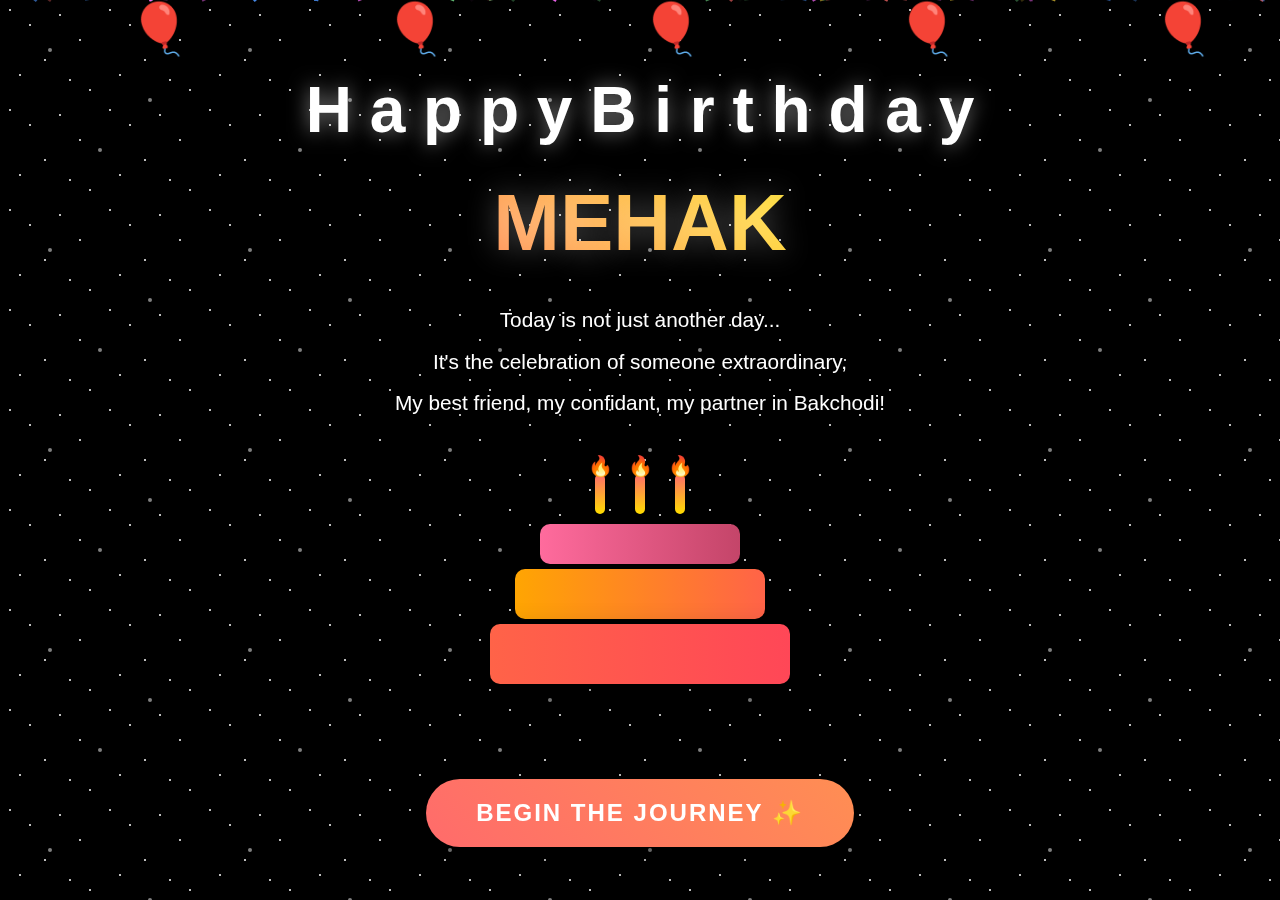
<file: index.html>
<!DOCTYPE html>
<html lang="en">
<head>
    <meta charset="UTF-8">
    <meta name="viewport" content="width=device-width, initial-scale=1.0">
    <title>Happy Birthday Mehak! 🎉</title>
    <link rel="stylesheet" href="styles.css">
</head>
<body>
    <div class="stars"></div>
    <div class="twinkling"></div>
    
    <div class="container">
        <div class="content">
            <div class="balloons">
                <div class="balloon balloon1">🎈</div>
                <div class="balloon balloon2">🎈</div>
                <div class="balloon balloon3">🎈</div>
                <div class="balloon balloon4">🎈</div>
                <div class="balloon balloon5">🎈</div>
            </div>
            
            <h1 class="title">
                <span class="letter">H</span>
                <span class="letter">a</span>
                <span class="letter">p</span>
                <span class="letter">p</span>
                <span class="letter">y</span>
                <span class="space"> </span>
                <span class="letter">B</span>
                <span class="letter">i</span>
                <span class="letter">r</span>
                <span class="letter">t</span>
                <span class="letter">h</span>
                <span class="letter">d</span>
                <span class="letter">a</span>
                <span class="letter">y</span>
            </h1>
            
            <h2 class="name">MEHAK</h2>
            
            <p class="intro">
                Today is not just another day...<br>
                It's the celebration of someone extraordinary,<br>
                My best friend, my confidant, my partner in Bakchodi!
            </p>
            
            <div class="cake-container">
                <div class="cake">
                    <div class="candles">
                        <div class="candle"></div>
                        <div class="candle"></div>
                        <div class="candle"></div>
                    </div>
                    <div class="cake-layer layer1"></div>
                    <div class="cake-layer layer2"></div>
                    <div class="cake-layer layer3"></div>
                </div>
            </div>
            
            <a href="memories.html" class="btn">Begin the Journey ✨</a>
            
            <div class="confetti"></div>
        </div>
    </div>
    
    <script src="script.js"></script>
</body>
</html>
</file>
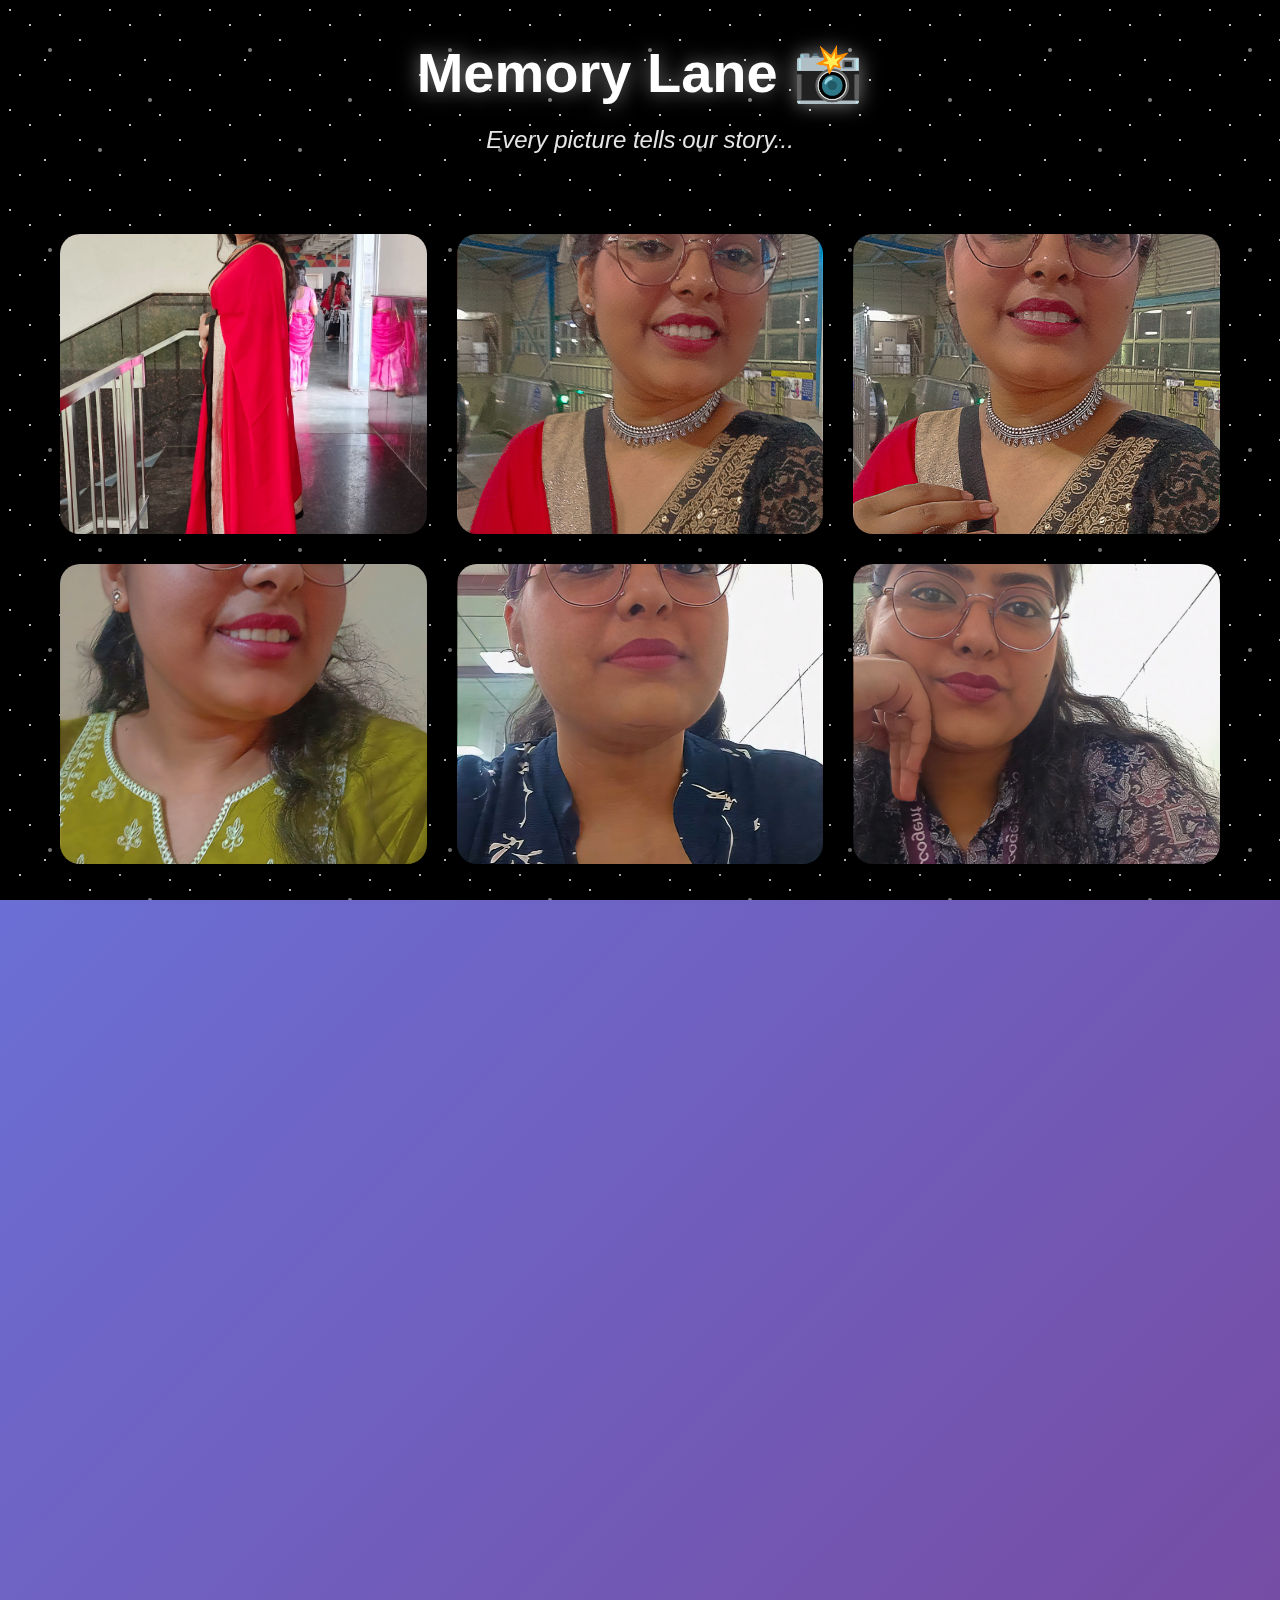
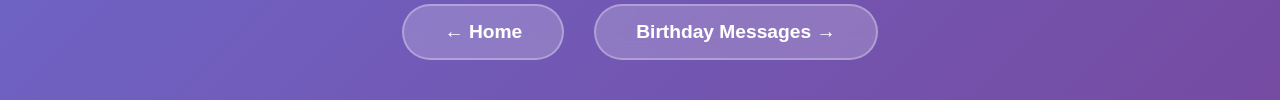
<file: memories.html>
<!DOCTYPE html>
<html lang="en">
<head>
    <meta charset="UTF-8">
    <meta name="viewport" content="width=device-width, initial-scale=1.0">
    <title>Memory Lane - Mehak's Birthday</title>
    <link rel="stylesheet" href="styles.css">
</head>
<body>
    <div class="stars"></div>
    <div class="twinkling"></div>
    
    <div class="page-container">
        <div class="header">
            <h1 class="page-title">Memory Lane 📸</h1>
            <p class="subtitle">Every picture tells our story...</p>
        </div>
        
        <div class="gallery">
            <div class="gallery-item" data-aos="fade-up">
                <img src="1.jpg" alt="Memory 1">
                <div class="overlay">
                    <p>Beautiful moments frozen in time</p>
                </div>
            </div>
            
            <div class="gallery-item" data-aos="fade-up" data-aos-delay="100">
                <img src="3.jpg" alt="Memory 3">
                <div class="overlay">
                    <p>Adventures we've shared</p>
                </div>
            </div>
            
            <div class="gallery-item" data-aos="fade-up" data-aos-delay="200">
                <img src="4.jpg" alt="Memory 4">
                <div class="overlay">
                    <p>Laughter that echoes forever</p>
                </div>
            </div>
            
            <div class="gallery-item" data-aos="fade-up" data-aos-delay="300">
                <img src="m1.jpg" alt="Mehak Memory 1">
                <div class="overlay">
                    <p>Your radiant smile lights up my world</p>
                </div>
            </div>
            
            <div class="gallery-item" data-aos="fade-up" data-aos-delay="400">
                <img src="m2.jpg" alt="Mehak Memory 2">
                <div class="overlay">
                    <p>Together through thick and thin</p>
                </div>
            </div>
            
            <div class="gallery-item" data-aos="fade-up" data-aos-delay="500">
                <img src="m3.jpg" alt="Mehak Memory 3">
                <div class="overlay">
                    <p>Creating memories one day at a time</p>
                </div>
            </div>
            
            <div class="gallery-item" data-aos="fade-up" data-aos-delay="600">
                <img src="m4.jpg" alt="Mehak Memory 4">
                <div class="overlay">
                    <p>Partners in every adventure</p>
                </div>
            </div>
            
            <div class="gallery-item" data-aos="fade-up" data-aos-delay="700">
                <img src="m5.jpg" alt="Mehak Memory 5">
                <div class="overlay">
                    <p>Your happiness is contagious</p>
                </div>
            </div>
            
            <div class="gallery-item" data-aos="fade-up" data-aos-delay="800">
                <img src="m6.jpg" alt="Mehak Memory 6">
                <div class="overlay">
                    <p>Forever grateful for you</p>
                </div>
            </div>
            
            <div class="gallery-item" data-aos="fade-up" data-aos-delay="900">
                <img src="m7.jpg" alt="Mehak Memory 7">
                <div class="overlay">
                    <p>Best friends for life!</p>
                </div>
            </div>
        </div>
        
        <div class="navigation">
            <a href="index.html" class="nav-btn">← Home</a>
            <a href="messages.html" class="nav-btn">Birthday Messages →</a>
        </div>
    </div>
    
    <script src="script.js"></script>
</body>
</html>
</file>
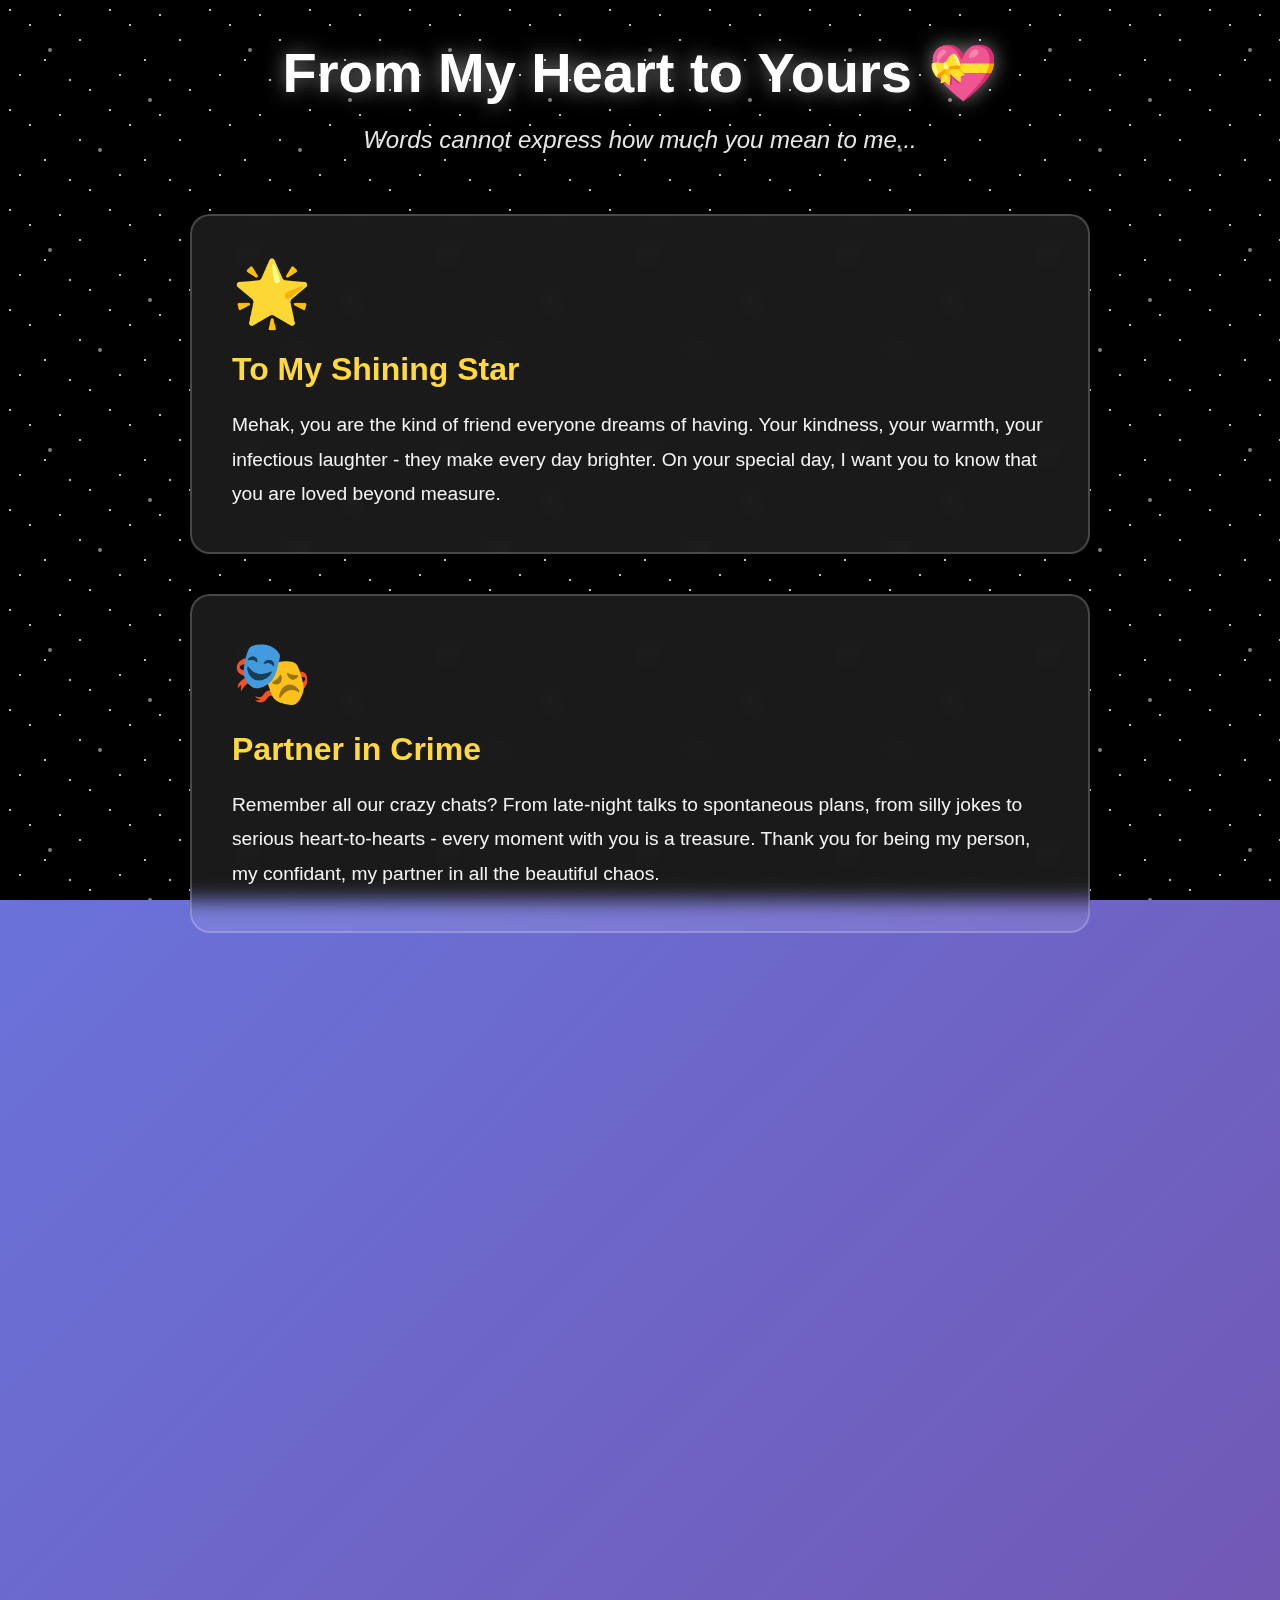
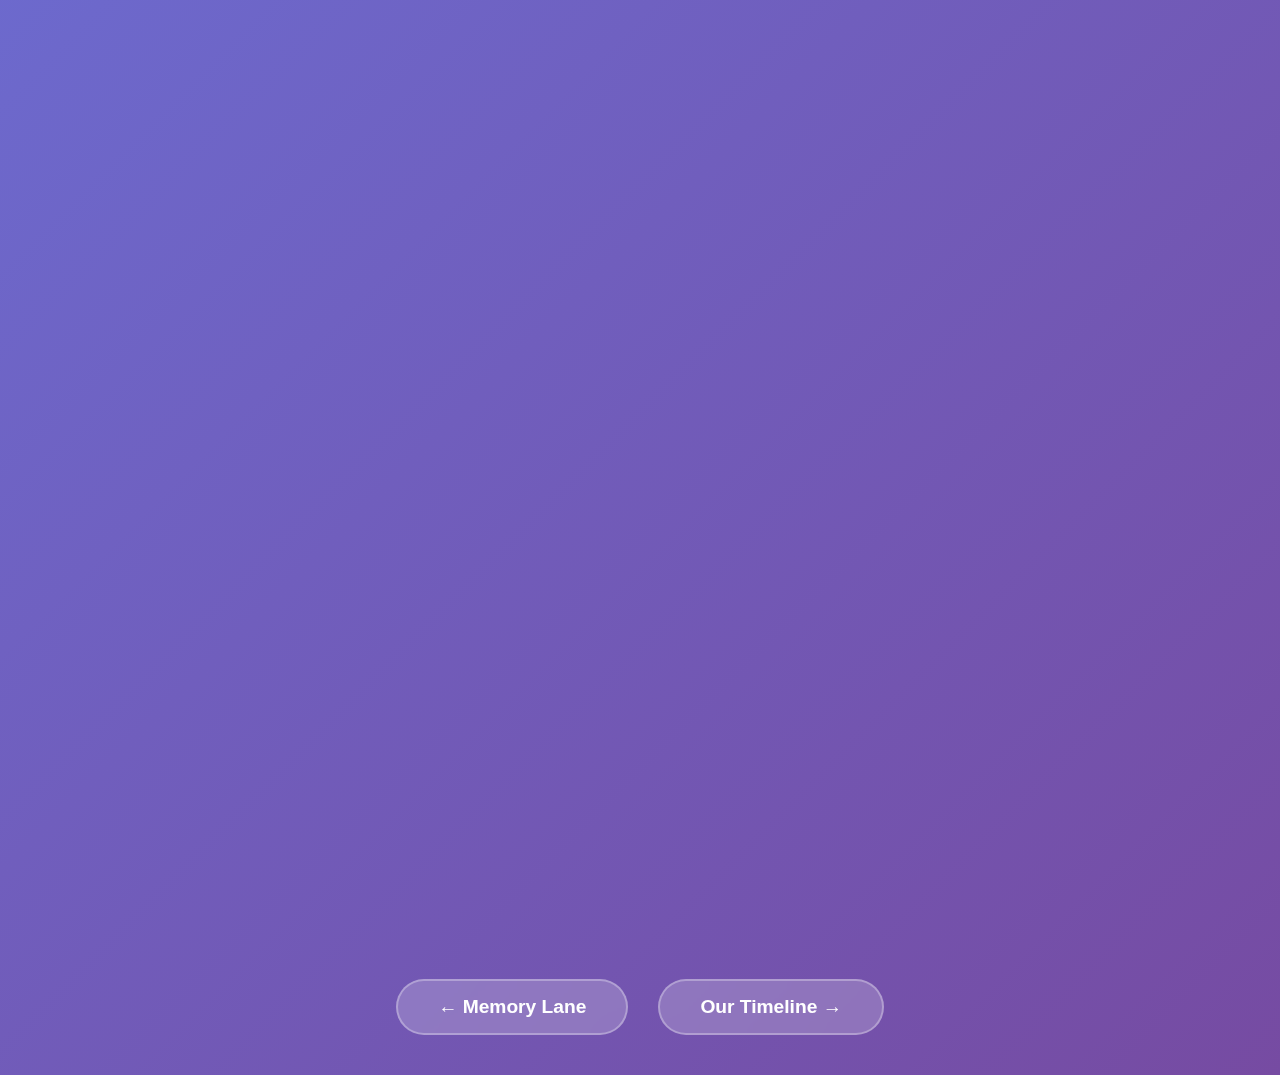
<file: messages.html>
<!DOCTYPE html>
<html lang="en">
<head>
    <meta charset="UTF-8">
    <meta name="viewport" content="width=device-width, initial-scale=1.0">
    <title>Birthday Messages - Mehak</title>
    <link rel="stylesheet" href="styles.css">
</head>
<body>
    <div class="stars"></div>
    <div class="twinkling"></div>
    
    <div class="page-container">
        <div class="header">
            <h1 class="page-title">From My Heart to Yours 💝</h1>
            <p class="subtitle">Words cannot express how much you mean to me...</p>
        </div>
        
        <div class="messages-container">
            <div class="message-card" data-aos="zoom-in">
                <div class="message-icon">🌟</div>
                <h3>To My Shining Star</h3>
                <p>Mehak, you are the kind of friend everyone dreams of having. Your kindness, your warmth, your infectious laughter - they make every day brighter. On your special day, I want you to know that you are loved beyond measure.</p>
            </div>
            
            <div class="message-card" data-aos="zoom-in" data-aos-delay="200">
                <div class="message-icon">🎭</div>
                <h3>Partner in Crime</h3>
                <p>Remember all our crazy chats? From late-night talks to spontaneous plans, from silly jokes to serious heart-to-hearts - every moment with you is a treasure. Thank you for being my person, my confidant, my partner in all the beautiful chaos.</p>
            </div>
            
            <div class="message-card" data-aos="zoom-in" data-aos-delay="400">
                <div class="message-icon">💫</div>
                <h3>You Deserve the World</h3>
                <p>This year, I wish for all your dreams to come true. May you reach every goal you set, may success follow you wherever you go, and may happiness be your constant companion. You deserve nothing less than the absolute best!</p>
            </div>
            
            <div class="message-card" data-aos="zoom-in" data-aos-delay="600">
                <div class="message-icon">🌈</div>
                <h3>Colors of Friendship</h3>
                <p>You've painted my life with the most beautiful colors. Your presence has turned ordinary days into extraordinary memories. Thank you for being the rainbow after every storm, the sunshine on cloudy days.</p>
            </div>
            
            <div class="message-card" data-aos="zoom-in" data-aos-delay="800">
                <div class="message-icon">🎪</div>
                <h3>Life of the Party</h3>
                <p>Your energy is contagious, your smile is irresistible, and your spirit is unstoppable! You light up every room you walk into. Never change, Mehak. The world needs your sparkle!</p>
            </div>
            
            <div class="message-card special-card" data-aos="flip-up" data-aos-delay="1000">
                <div class="message-icon">❤️</div>
                <h3>Forever Grateful</h3>
                <p>Thank you for being YOU. Thank you for accepting me with all my flaws. Thank you for the memories, the laughter, the tears, and everything in between. Here's to another year of friendship, adventures, and making unforgettable memories together!</p>
                <p class="signature">With all my love,<br>Your Best Friend Forever 💕</p>
            </div>
        </div>
        
        <div class="navigation">
            <a href="memories.html" class="nav-btn">← Memory Lane</a>
            <a href="timeline.html" class="nav-btn">Our Timeline →</a>
        </div>
    </div>
    
    <script src="script.js"></script>
</body>
</html>
</file>
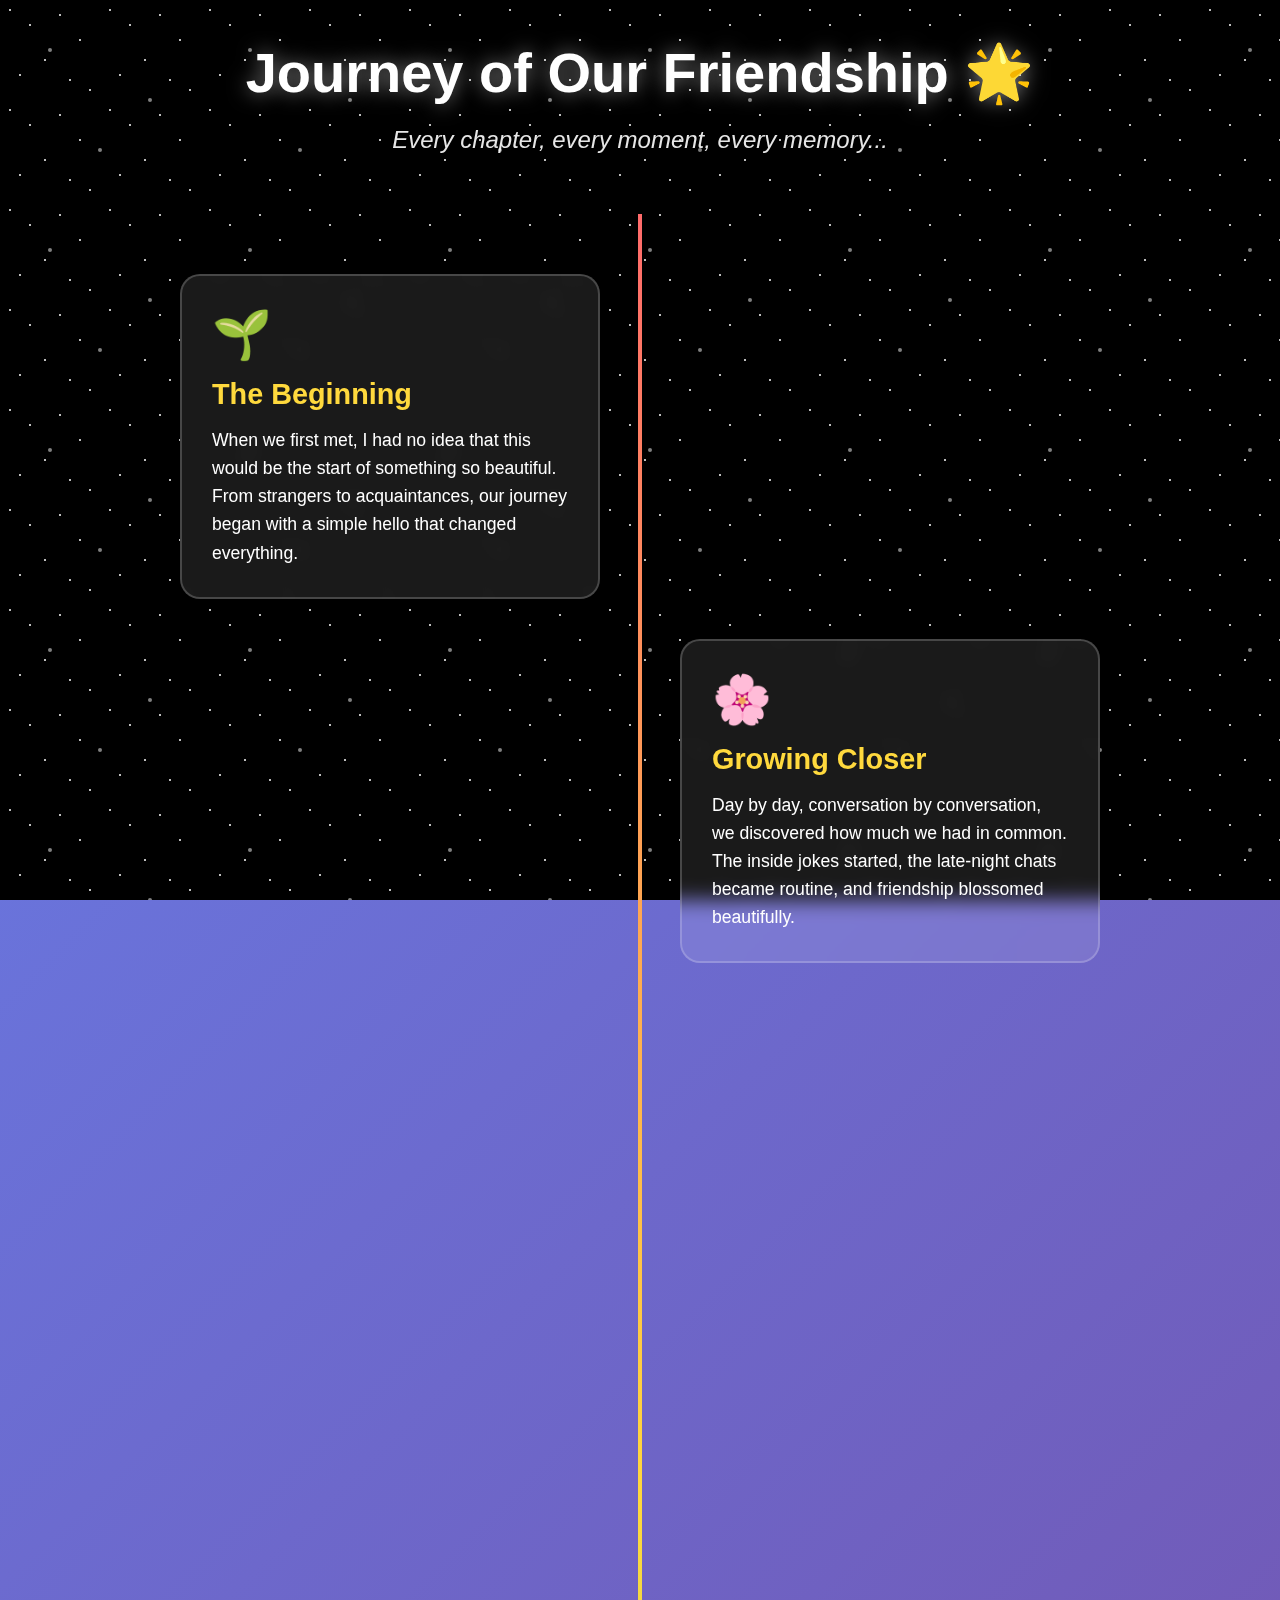
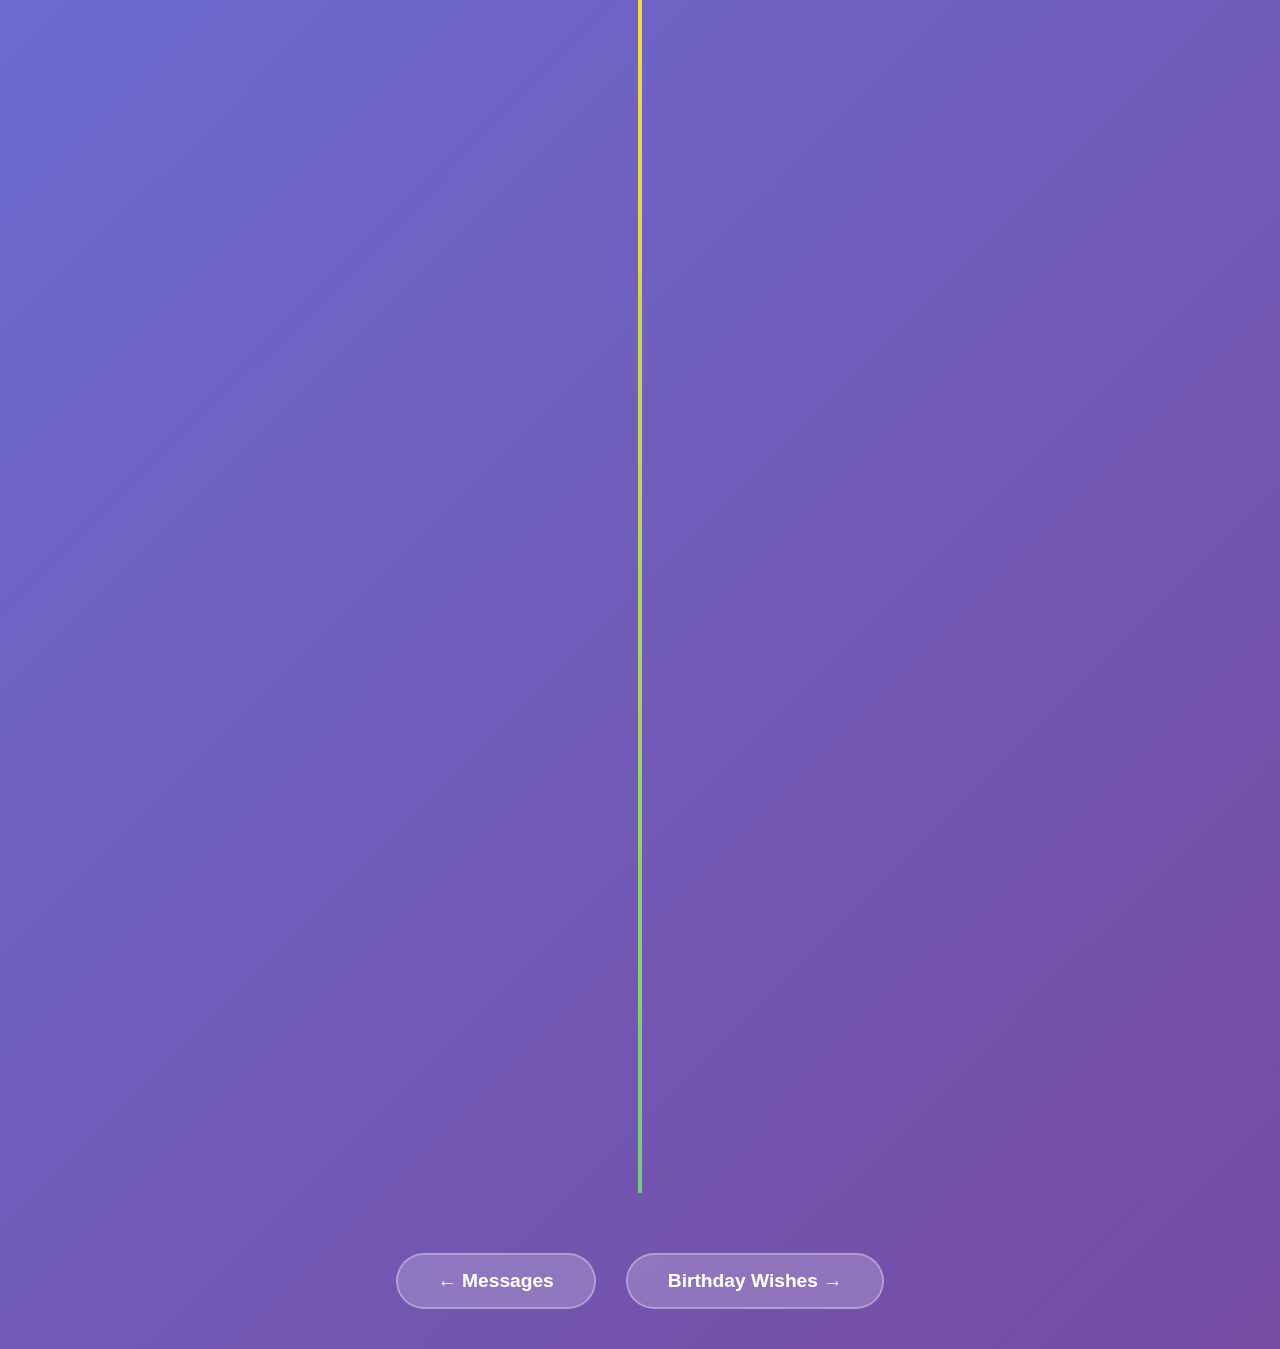
<file: timeline.html>
<!DOCTYPE html>
<html lang="en">
<head>
    <meta charset="UTF-8">
    <meta name="viewport" content="width=device-width, initial-scale=1.0">
    <title>Our Timeline - Mehak's Birthday</title>
    <link rel="stylesheet" href="styles.css">
</head>
<body>
    <div class="stars"></div>
    <div class="twinkling"></div>
    
    <div class="page-container">
        <div class="header">
            <h1 class="page-title">Journey of Our Friendship 🌟</h1>
            <p class="subtitle">Every chapter, every moment, every memory...</p>
        </div>
        
        <div class="timeline">
            <div class="timeline-item left" data-aos="fade-right">
                <div class="timeline-content">
                    <div class="timeline-icon">🌱</div>
                    <h3>The Beginning</h3>
                    <p>When we first met, I had no idea that this would be the start of something so beautiful. From strangers to acquaintances, our journey began with a simple hello that changed everything.</p>
                </div>
            </div>
            
            <div class="timeline-item right" data-aos="fade-left">
                <div class="timeline-content">
                    <div class="timeline-icon">🌸</div>
                    <h3>Growing Closer</h3>
                    <p>Day by day, conversation by conversation, we discovered how much we had in common. The inside jokes started, the late-night chats became routine, and friendship blossomed beautifully.</p>
                </div>
            </div>
            
            <div class="timeline-item left" data-aos="fade-right">
                <div class="timeline-content">
                    <div class="timeline-icon">🎢</div>
                    <h3>Adventures Begin</h3>
                    <p>From spontaneous chats to late-night talks, we started creating memories that would last a lifetime. Every experience together was a new story to tell, a new reason to smile.</p>
                </div>
            </div>
            
            <div class="timeline-item right" data-aos="fade-left">
                <div class="timeline-content">
                    <div class="timeline-icon">🌊</div>
                    <h3>Through Thick & Thin</h3>
                    <p>We weathered storms together, celebrated victories side by side. You were there for me during my lowest lows, and I hope I've been there for you too. Real friendship tested and proven strong.</p>
                </div>
            </div>
            
            <div class="timeline-item left" data-aos="fade-right">
                <div class="timeline-content">
                    <div class="timeline-icon">✨</div>
                    <h3>Unforgettable Moments</h3>
                    <p>The laughter until our stomachs hurt, the tears we shared, the dreams we discussed, the secrets we kept - these moments are etched in my heart forever. You've made my life infinitely better.</p>
                </div>
            </div>
            
            <div class="timeline-item right" data-aos="fade-left">
                <div class="timeline-content">
                    <div class="timeline-icon">🎉</div>
                    <h3>Today - Your Special Day!</h3>
                    <p>And now we're here, celebrating YOU! Every step of this journey has led us to this moment. Happy Birthday to the most amazing friend anyone could ask for!</p>
                </div>
            </div>
            
            <div class="timeline-item center special-timeline" data-aos="zoom-in">
                <div class="timeline-content">
                    <div class="timeline-icon">🚀</div>
                    <h3>To Be Continued...</h3>
                    <p>This is just the beginning! So many more adventures await us, so many more memories to create, so many more years of friendship to celebrate. Here's to the future and all the amazing things it holds!</p>
                </div>
            </div>
        </div>
        
        <div class="navigation">
            <a href="messages.html" class="nav-btn">← Messages</a>
            <a href="wishes.html" class="nav-btn">Birthday Wishes →</a>
        </div>
    </div>
    
    <script src="script.js"></script>
</body>

</html>
</file>
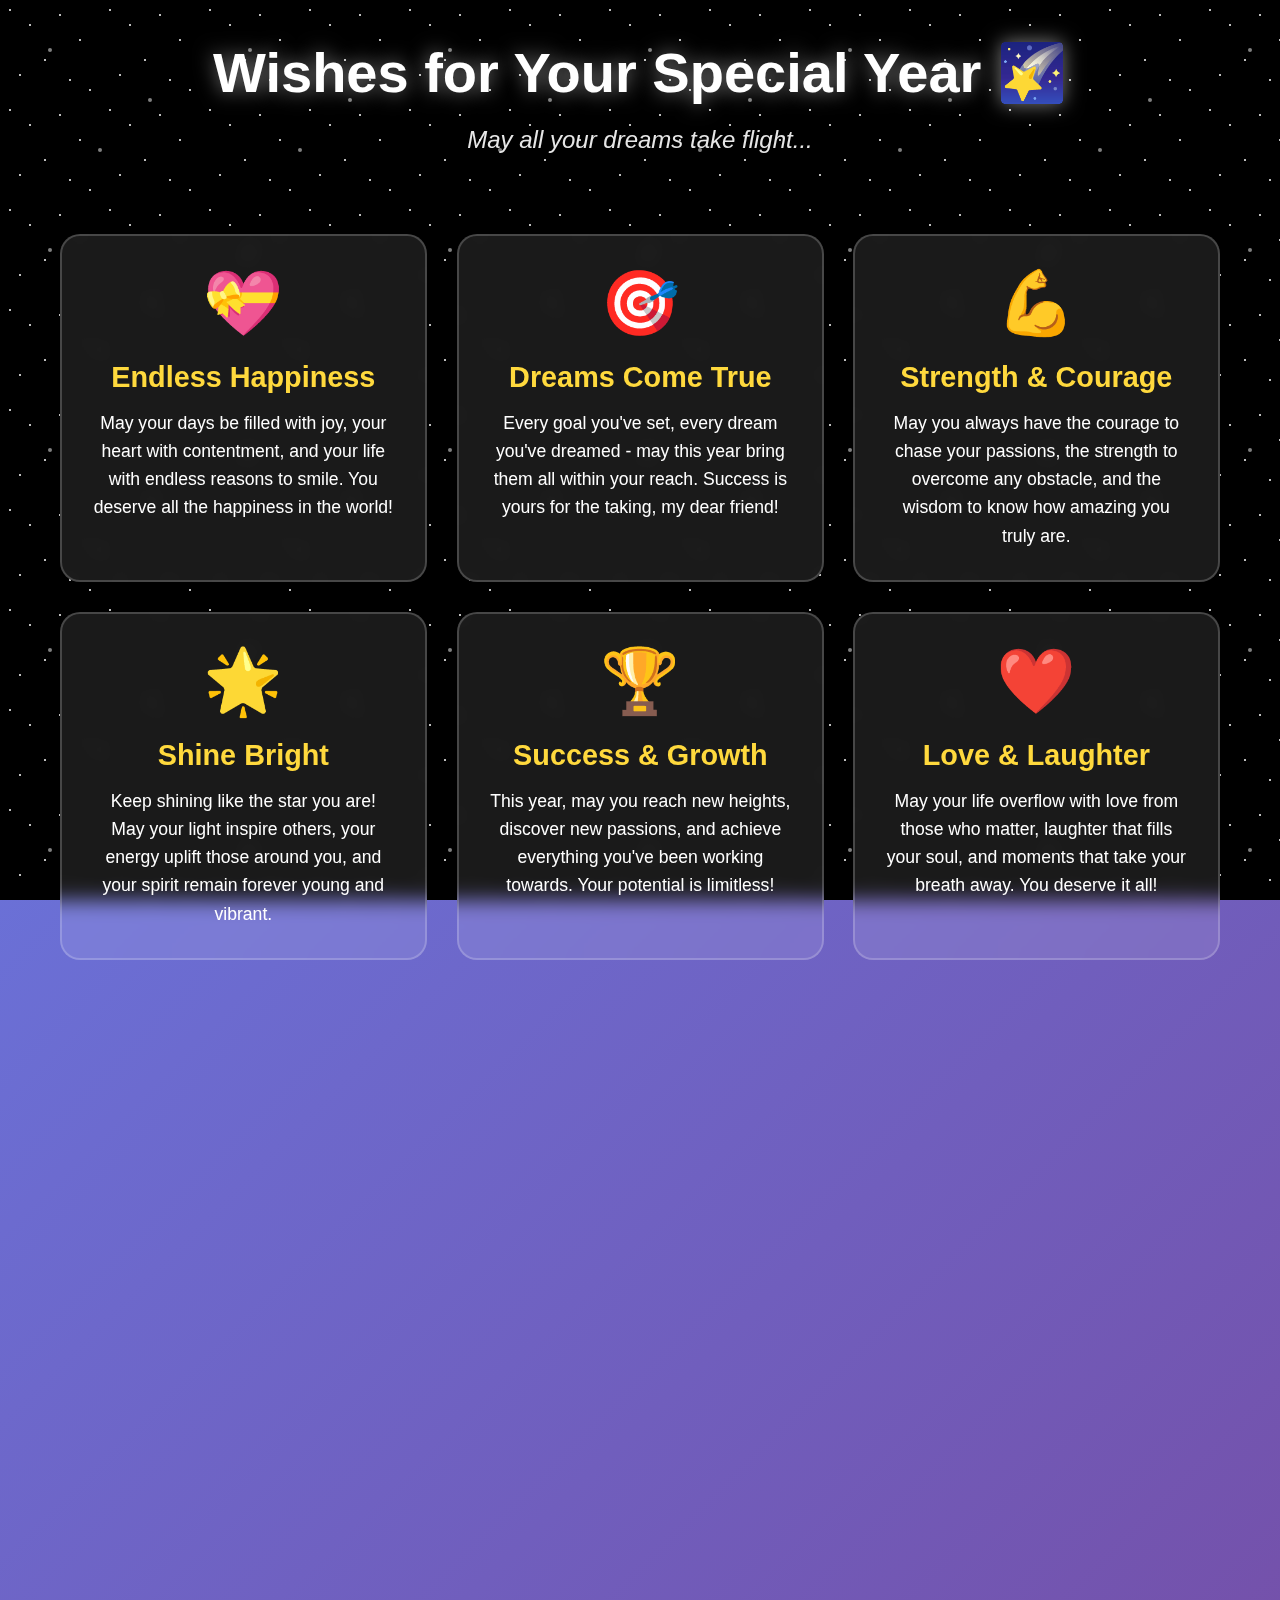
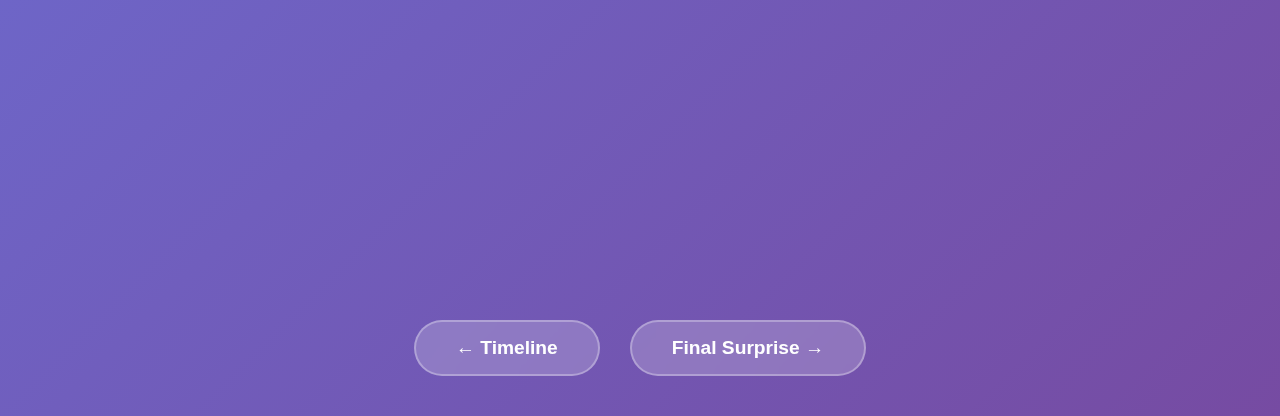
<file: wishes.html>
<!DOCTYPE html>
<html lang="en">
<head>
    <meta charset="UTF-8">
    <meta name="viewport" content="width=device-width, initial-scale=1.0">
    <title>Birthday Wishes - Mehak</title>
    <link rel="stylesheet" href="styles.css">
</head>
<body>
    <div class="stars"></div>
    <div class="twinkling"></div>
    
    <div class="page-container">
        <div class="header">
            <h1 class="page-title">Wishes for Your Special Year 🌠</h1>
            <p class="subtitle">May all your dreams take flight...</p>
        </div>
        
        <div class="wishes-grid">
            <div class="wish-card" data-aos="flip-left">
                <div class="wish-emoji">💝</div>
                <h3>Endless Happiness</h3>
                <p>May your days be filled with joy, your heart with contentment, and your life with endless reasons to smile. You deserve all the happiness in the world!</p>
            </div>
            
            <div class="wish-card" data-aos="flip-left" data-aos-delay="100">
                <div class="wish-emoji">🎯</div>
                <h3>Dreams Come True</h3>
                <p>Every goal you've set, every dream you've dreamed - may this year bring them all within your reach. Success is yours for the taking, my dear friend!</p>
            </div>
            
            <div class="wish-card" data-aos="flip-left" data-aos-delay="200">
                <div class="wish-emoji">💪</div>
                <h3>Strength & Courage</h3>
                <p>May you always have the courage to chase your passions, the strength to overcome any obstacle, and the wisdom to know how amazing you truly are.</p>
            </div>
            
            <div class="wish-card" data-aos="flip-left" data-aos-delay="300">
                <div class="wish-emoji">🌟</div>
                <h3>Shine Bright</h3>
                <p>Keep shining like the star you are! May your light inspire others, your energy uplift those around you, and your spirit remain forever young and vibrant.</p>
            </div>
            
            <div class="wish-card" data-aos="flip-left" data-aos-delay="400">
                <div class="wish-emoji">🏆</div>
                <h3>Success & Growth</h3>
                <p>This year, may you reach new heights, discover new passions, and achieve everything you've been working towards. Your potential is limitless!</p>
            </div>
            
            <div class="wish-card" data-aos="flip-left" data-aos-delay="500">
                <div class="wish-emoji">❤️</div>
                <h3>Love & Laughter</h3>
                <p>May your life overflow with love from those who matter, laughter that fills your soul, and moments that take your breath away. You deserve it all!</p>
            </div>
            
            <div class="wish-card" data-aos="flip-left" data-aos-delay="600">
                <div class="wish-emoji">🌈</div>
                <h3>New Adventures</h3>
                <p>May this year bring exciting new adventures, beautiful surprises, and experiences that become cherished memories. The best is yet to come!</p>
            </div>
            
            <div class="wish-card" data-aos="flip-left" data-aos-delay="700">
                <div class="wish-emoji">✨</div>
                <h3>Magic & Wonder</h3>
                <p>Never lose your sense of wonder, your belief in magic, and your ability to find beauty in the little things. You make the world more beautiful!</p>
            </div>
            
            <div class="wish-card" data-aos="flip-left" data-aos-delay="800">
                <div class="wish-emoji">🎊</div>
                <h3>Celebrations</h3>
                <p>May every day give you a reason to celebrate, every moment be worth remembering, and every experience add to your beautiful story.</p>
            </div>
        </div>
        
        <div class="special-wish" data-aos="zoom-in" data-aos-delay="1000">
            <h2>But Most of All...</h2>
            <p>I wish for our friendship to grow stronger with each passing year. I wish for more late-night talks, more spontaneous adventures, more shared secrets, and more reasons to laugh until we cry. Here's to many more years of being best friends!</p>
            <div class="heart-animation">💖</div>
        </div>
        
        <div class="navigation">
            <a href="timeline.html" class="nav-btn">← Timeline</a>
            <a href="surprise.html" class="nav-btn">Final Surprise →</a>
        </div>
    </div>
    
    <script src="script.js"></script>
</body>
</html>
</file>
<file: styles.css>
* {
    margin: 0;
    padding: 0;
    box-sizing: border-box;
}

body {
    font-family: 'Segoe UI', Tahoma, Geneva, Verdana, sans-serif;
    overflow-x: hidden;
    background: linear-gradient(135deg, #667eea 0%, #764ba2 100%);
    color: #fff;
    min-height: 100vh;
}

/* Starry Background */
.stars, .twinkling {
    position: fixed;
    top: 0;
    left: 0;
    right: 0;
    bottom: 0;
    width: 100%;
    height: 100%;
    display: block;
}

.stars {
    background: #000 url('data:image/svg+xml,<svg xmlns="http://www.w3.org/2000/svg" width="100" height="100"><circle cx="10" cy="10" r="1" fill="white"/><circle cx="30" cy="25" r="1" fill="white"/><circle cx="60" cy="15" r="1" fill="white"/><circle cx="80" cy="40" r="1" fill="white"/><circle cx="45" cy="60" r="1" fill="white"/><circle cx="70" cy="80" r="1" fill="white"/><circle cx="20" cy="75" r="1" fill="white"/><circle cx="90" cy="90" r="1" fill="white"/></svg>') repeat;
    z-index: 0;
}

.twinkling {
    background: transparent url('data:image/svg+xml,<svg xmlns="http://www.w3.org/2000/svg" width="200" height="200"><circle cx="50" cy="50" r="2" fill="white" opacity="0.5"/><circle cx="150" cy="100" r="2" fill="white" opacity="0.5"/><circle cx="100" cy="150" r="2" fill="white" opacity="0.5"/></svg>') repeat;
    z-index: 1;
    animation: move-twink-back 200s linear infinite;
}

@keyframes move-twink-back {
    from {background-position: 0 0;}
    to {background-position: -10000px 5000px;}
}

/* Container */
.container {
    position: relative;
    z-index: 2;
    min-height: 100vh;
    display: flex;
    justify-content: center;
    align-items: center;
    padding: 20px;
}

.content {
    text-align: center;
    max-width: 800px;
    animation: fadeIn 1s ease-in;
}

@keyframes fadeIn {
    from { opacity: 0; transform: translateY(20px); }
    to { opacity: 1; transform: translateY(0); }
}

/* Balloons */
.balloons {
    position: fixed;
    width: 100%;
    height: 100%;
    top: 0;
    left: 0;
    z-index: 1;
    pointer-events: none;
}

.balloon {
    position: absolute;
    font-size: 50px;
    animation: float 6s ease-in-out infinite;
}

.balloon1 { left: 10%; animation-delay: 0s; }
.balloon2 { left: 30%; animation-delay: 1s; }
.balloon3 { left: 50%; animation-delay: 2s; }
.balloon4 { left: 70%; animation-delay: 3s; }
.balloon5 { left: 90%; animation-delay: 4s; }

@keyframes float {
    0%, 100% { transform: translateY(100vh) rotate(0deg); }
    50% { transform: translateY(-20px) rotate(10deg); }
}

/* Title Animation */
.title {
    font-size: 4rem;
    margin: 20px 0;
    font-weight: bold;
    text-shadow: 0 0 20px rgba(255,255,255,0.5);
}

.letter {
    display: inline-block;
    animation: bounce 0.5s ease infinite alternate;
}

.letter:nth-child(1) { animation-delay: 0.1s; }
.letter:nth-child(2) { animation-delay: 0.2s; }
.letter:nth-child(3) { animation-delay: 0.3s; }
.letter:nth-child(4) { animation-delay: 0.4s; }
.letter:nth-child(5) { animation-delay: 0.5s; }
.letter:nth-child(7) { animation-delay: 0.6s; }
.letter:nth-child(8) { animation-delay: 0.7s; }
.letter:nth-child(9) { animation-delay: 0.8s; }
.letter:nth-child(10) { animation-delay: 0.9s; }
.letter:nth-child(11) { animation-delay: 1s; }
.letter:nth-child(12) { animation-delay: 1.1s; }
.letter:nth-child(13) { animation-delay: 1.2s; }
.letter:nth-child(14) { animation-delay: 1.3s; }

@keyframes bounce {
    from { transform: translateY(0px); }
    to { transform: translateY(-20px); }
}

.name {
    font-size: 5rem;
    background: linear-gradient(45deg, #ff6b6b, #ffd93d, #6bcf7f, #4d96ff, #ff6bff);
    background-size: 300%;
    -webkit-background-clip: text;
    -webkit-text-fill-color: transparent;
    animation: gradient 3s ease infinite;
    text-shadow: 0 0 30px rgba(255,255,255,0.3);
    margin: 30px 0;
}

@keyframes gradient {
    0% { background-position: 0% 50%; }
    50% { background-position: 100% 50%; }
    100% { background-position: 0% 50%; }
}

.intro {
    font-size: 1.3rem;
    line-height: 2;
    margin: 30px 0;
    text-shadow: 2px 2px 4px rgba(0,0,0,0.3);
}

/* Cake */
.cake-container {
    margin: 50px 0;
}

.cake {
    display: inline-block;
    position: relative;
}

.candles {
    display: flex;
    justify-content: center;
    gap: 30px;
    margin-bottom: 10px;
}

.candle {
    width: 10px;
    height: 40px;
    background: linear-gradient(to bottom, #ff6b6b 0%, #ffdd00 100%);
    border-radius: 5px;
    position: relative;
    animation: candle-flicker 1s ease-in-out infinite;
}

.candle::before {
    content: '🔥';
    position: absolute;
    top: -20px;
    left: 50%;
    transform: translateX(-50%);
    font-size: 20px;
    animation: flame 0.3s ease-in-out infinite alternate;
}

@keyframes flame {
    from { transform: translateX(-50%) scale(1); }
    to { transform: translateX(-50%) scale(1.2); }
}

@keyframes candle-flicker {
    0%, 100% { opacity: 1; }
    50% { opacity: 0.8; }
}

.cake-layer {
    margin: 5px auto;
    border-radius: 10px;
}

.layer1 {
    width: 200px;
    height: 40px;
    background: linear-gradient(to right, #ff6b9d, #c44569);
}

.layer2 {
    width: 250px;
    height: 50px;
    background: linear-gradient(to right, #ffa502, #ff6348);
}

.layer3 {
    width: 300px;
    height: 60px;
    background: linear-gradient(to right, #ff6348, #ff4757);
    box-shadow: 0 10px 30px rgba(0,0,0,0.3);
}

/* Button */
.btn {
    display: inline-block;
    padding: 20px 50px;
    font-size: 1.5rem;
    background: linear-gradient(45deg, #ff6b6b, #ff8e53);
    color: white;
    text-decoration: none;
    border-radius: 50px;
    margin-top: 40px;
    box-shadow: 0 10px 30px rgba(0,0,0,0.3);
    transition: all 0.3s;
    font-weight: bold;
    text-transform: uppercase;
    letter-spacing: 2px;
}

.btn:hover {
    transform: scale(1.1) rotate(2deg);
    box-shadow: 0 15px 40px rgba(0,0,0,0.4);
}

/* Page Container */
.page-container {
    position: relative;
    z-index: 2;
    min-height: 100vh;
    padding: 40px 20px;
}

.header {
    text-align: center;
    margin-bottom: 60px;
}

.page-title {
    font-size: 3.5rem;
    margin-bottom: 20px;
    text-shadow: 0 0 20px rgba(255,255,255,0.5);
    animation: fadeIn 1s ease-in;
}

.subtitle {
    font-size: 1.5rem;
    opacity: 0.9;
    font-style: italic;
}

/* Gallery */
.gallery {
    display: grid;
    grid-template-columns: repeat(auto-fit, minmax(300px, 1fr));
    gap: 30px;
    max-width: 1200px;
    margin: 0 auto;
    padding: 20px;
}

.gallery-item {
    position: relative;
    overflow: hidden;
    border-radius: 20px;
    box-shadow: 0 10px 30px rgba(0,0,0,0.3);
    transition: transform 0.3s;
    cursor: pointer;
}

.gallery-item:hover {
    transform: scale(1.05) rotate(2deg);
}

.gallery-item img {
    width: 100%;
    height: 300px;
    object-fit: cover;
    display: block;
    transition: transform 0.3s;
}

.gallery-item:hover img {
    transform: scale(1.1);
}

.overlay {
    position: absolute;
    bottom: 0;
    left: 0;
    right: 0;
    background: linear-gradient(to top, rgba(0,0,0,0.8), transparent);
    padding: 20px;
    transform: translateY(100%);
    transition: transform 0.3s;
}

.gallery-item:hover .overlay {
    transform: translateY(0);
}

.overlay p {
    margin: 0;
    font-size: 1.1rem;
    font-weight: bold;
}

/* Messages */
.messages-container {
    max-width: 900px;
    margin: 0 auto;
    display: flex;
    flex-direction: column;
    gap: 40px;
}

.message-card {
    background: rgba(255,255,255,0.1);
    backdrop-filter: blur(10px);
    border-radius: 20px;
    padding: 40px;
    border: 2px solid rgba(255,255,255,0.2);
    transition: all 0.3s;
}

.message-card:hover {
    transform: translateY(-10px);
    box-shadow: 0 20px 40px rgba(0,0,0,0.3);
    background: rgba(255,255,255,0.15);
}

.message-icon {
    font-size: 4rem;
    margin-bottom: 20px;
}

.message-card h3 {
    font-size: 2rem;
    margin-bottom: 20px;
    color: #ffd93d;
}

.message-card p {
    font-size: 1.2rem;
    line-height: 1.8;
    opacity: 0.95;
}

.special-card {
    background: linear-gradient(135deg, rgba(255,107,107,0.3), rgba(255,141,83,0.3));
    border: 3px solid rgba(255,255,255,0.4);
}

.signature {
    margin-top: 30px;
    font-style: italic;
    font-size: 1.3rem;
    text-align: right;
    color: #ffd93d;
}

/* Timeline */
.timeline {
    position: relative;
    max-width: 1000px;
    margin: 0 auto;
    padding: 40px 0;
}

.timeline::before {
    content: '';
    position: absolute;
    width: 4px;
    background: linear-gradient(to bottom, #ff6b6b, #ffd93d, #6bcf7f);
    top: 0;
    bottom: 0;
    left: 50%;
    margin-left: -2px;
}

.timeline-item {
    padding: 20px 40px;
    position: relative;
    width: 50%;
}

.timeline-item.left {
    left: 0;
}

.timeline-item.right {
    left: 50%;
}

.timeline-item.center {
    left: 25%;
    width: 50%;
}

.timeline-content {
    background: rgba(255,255,255,0.1);
    backdrop-filter: blur(10px);
    padding: 30px;
    border-radius: 20px;
    border: 2px solid rgba(255,255,255,0.2);
    position: relative;
    transition: all 0.3s;
}

.timeline-content:hover {
    transform: scale(1.05);
    background: rgba(255,255,255,0.15);
}

.timeline-icon {
    font-size: 3rem;
    margin-bottom: 15px;
}

.timeline-content h3 {
    font-size: 1.8rem;
    margin-bottom: 15px;
    color: #ffd93d;
}

.timeline-content p {
    font-size: 1.1rem;
    line-height: 1.6;
}

.special-timeline .timeline-content {
    background: linear-gradient(135deg, rgba(255,107,107,0.3), rgba(255,141,83,0.3));
    border: 3px solid rgba(255,255,255,0.4);
}

/* Wishes Grid */
.wishes-grid {
    display: grid;
    grid-template-columns: repeat(auto-fit, minmax(300px, 1fr));
    gap: 30px;
    max-width: 1200px;
    margin: 0 auto 60px;
    padding: 20px;
}

.wish-card {
    background: rgba(255,255,255,0.1);
    backdrop-filter: blur(10px);
    border-radius: 20px;
    padding: 30px;
    border: 2px solid rgba(255,255,255,0.2);
    text-align: center;
    transition: all 0.3s;
}

.wish-card:hover {
    transform: translateY(-10px) rotate(2deg);
    background: rgba(255,255,255,0.15);
    box-shadow: 0 20px 40px rgba(0,0,0,0.3);
}

.wish-emoji {
    font-size: 4rem;
    margin-bottom: 20px;
    animation: spin 3s ease-in-out infinite;
}

@keyframes spin {
    0%, 100% { transform: rotate(0deg) scale(1); }
    50% { transform: rotate(360deg) scale(1.2); }
}

.wish-card h3 {
    font-size: 1.8rem;
    margin-bottom: 15px;
    color: #ffd93d;
}

.wish-card p {
    font-size: 1.1rem;
    line-height: 1.6;
}

.special-wish {
    max-width: 800px;
    margin: 60px auto;
    background: rgba(255,255,255,0.1);
    backdrop-filter: blur(10px);
    border-radius: 30px;
    padding: 50px;
    border: 3px solid rgba(255,255,255,0.3);
    text-align: center;
}

.special-wish h2 {
    font-size: 2.5rem;
    margin-bottom: 30px;
    color: #ffd93d;
}

.special-wish p {
    font-size: 1.3rem;
    line-height: 2;
}

.heart-animation {
    font-size: 5rem;
    margin-top: 30px;
    animation: heartbeat 1s ease-in-out infinite;
}

@keyframes heartbeat {
    0%, 100% { transform: scale(1); }
    50% { transform: scale(1.2); }
}

/* Navigation */
.navigation {
    display: flex;
    justify-content: center;
    gap: 30px;
    margin-top: 60px;
}

.nav-btn {
    padding: 15px 40px;
    background: rgba(255,255,255,0.2);
    backdrop-filter: blur(10px);
    border: 2px solid rgba(255,255,255,0.3);
    border-radius: 50px;
    color: white;
    text-decoration: none;
    font-size: 1.2rem;
    transition: all 0.3s;
    font-weight: bold;
}

.nav-btn:hover {
    background: rgba(255,255,255,0.3);
    transform: scale(1.1);
}

/* Surprise Page */
.surprise-container {
    position: relative;
    z-index: 2;
    min-height: 100vh;
    padding: 40px 20px;
}

.surprise-title {
    font-size: 5rem;
    text-align: center;
    margin: 40px 0;
    animation: pulse 1s ease-in-out infinite;
}

@keyframes pulse {
    0%, 100% { transform: scale(1); }
    50% { transform: scale(1.1); }
}

.photo-collage {
    display: grid;
    grid-template-columns: repeat(5, 1fr);
    grid-template-rows: repeat(2, 250px);
    gap: 15px;
    max-width: 1400px;
    margin: 60px auto;
    padding: 20px;
}

.collage-photo {
    overflow: hidden;
    border-radius: 15px;
    box-shadow: 0 10px 30px rgba(0,0,0,0.3);
    transition: all 0.3s;
    cursor: pointer;
}

.collage-photo:hover {
    transform: scale(1.1) rotate(5deg);
    z-index: 10;
}

.collage-photo img {
    width: 100%;
    height: 100%;
    object-fit: cover;
}

.p1 { animation: fadeIn 0.5s ease-in 0.1s backwards; }
.p2 { animation: fadeIn 0.5s ease-in 0.2s backwards; }
.p3 { animation: fadeIn 0.5s ease-in 0.3s backwards; }
.p4 { animation: fadeIn 0.5s ease-in 0.4s backwards; }
.p5 { animation: fadeIn 0.5s ease-in 0.5s backwards; }
.p6 { animation: fadeIn 0.5s ease-in 0.6s backwards; }
.p7 { animation: fadeIn 0.5s ease-in 0.7s backwards; }
.p8 { animation: fadeIn 0.5s ease-in 0.8s backwards; }
.p9 { animation: fadeIn 0.5s ease-in 0.9s backwards; }
.p10 { animation: fadeIn 0.5s ease-in 1s backwards; }

.final-message {
    max-width: 900px;
    margin: 60px auto;
    background: rgba(255,255,255,0.1);
    backdrop-filter: blur(10px);
    border-radius: 30px;
    padding: 60px;
    border: 3px solid rgba(255,255,255,0.3);
}

.final-message h2 {
    font-size: 3rem;
    margin-bottom: 30px;
    color: #ffd93d;
}

.message-text {
    font-size: 1.3rem;
    line-height: 2;
    margin-bottom: 30px;
}

.big-text {
    font-size: 1.5rem;
    font-weight: bold;
    text-align: center;
    margin: 40px 0;
}

.final-wishes {
    list-style: none;
    font-size: 1.3rem;
    line-height: 2.5;
    margin: 40px 0;
}

.final-wishes li {
    background: rgba(255,255,255,0.1);
    padding: 15px;
    border-radius: 15px;
    margin: 10px 0;
    transition: all 0.3s;
}

.final-wishes li:hover {
    background: rgba(255,255,255,0.2);
    transform: translateX(10px);
}

.birthday-cake-big {
    font-size: 8rem;
    text-align: center;
    margin: 40px 0;
    animation: rotate 3s linear infinite;
}

@keyframes rotate {
    from { transform: rotate(0deg); }
    to { transform: rotate(360deg); }
}

.final-line {
    font-size: 1.5rem;
    text-align: center;
    line-height: 2;
    margin: 40px 0;
    font-weight: bold;
}

.signature-final {
    text-align: right;
    font-size: 1.4rem;
    font-style: italic;
    color: #ffd93d;
    margin-top: 50px;
}

.celebrate-btn {
    display: block;
    margin: 50px auto;
    padding: 20px 60px;
    font-size: 1.5rem;
    background: linear-gradient(45deg, #ff6b6b, #ff8e53);
    color: white;
    border: none;
    border-radius: 50px;
    cursor: pointer;
    box-shadow: 0 10px 30px rgba(0,0,0,0.3);
    transition: all 0.3s;
    font-weight: bold;
    text-transform: uppercase;
}

.celebrate-btn:hover {
    transform: scale(1.1);
    box-shadow: 0 15px 40px rgba(0,0,0,0.4);
}

#fireworksCanvas {
    position: fixed;
    top: 0;
    left: 0;
    width: 100%;
    height: 100%;
    pointer-events: none;
    z-index: 9999;
}

/* AOS Animation Support */
[data-aos="fade-up"] {
    opacity: 0;
    transform: translateY(50px);
    transition: all 0.6s ease;
}

[data-aos="fade-up"].aos-animate {
    opacity: 1;
    transform: translateY(0);
}

[data-aos="fade-right"] {
    opacity: 0;
    transform: translateX(-50px);
    transition: all 0.6s ease;
}

[data-aos="fade-right"].aos-animate {
    opacity: 1;
    transform: translateX(0);
}

[data-aos="fade-left"] {
    opacity: 0;
    transform: translateX(50px);
    transition: all 0.6s ease;
}

[data-aos="fade-left"].aos-animate {
    opacity: 1;
    transform: translateX(0);
}

[data-aos="zoom-in"] {
    opacity: 0;
    transform: scale(0.8);
    transition: all 0.6s ease;
}

[data-aos="zoom-in"].aos-animate {
    opacity: 1;
    transform: scale(1);
}

[data-aos="flip-left"] {
    opacity: 0;
    transform: perspective(1000px) rotateY(-90deg);
    transition: all 0.6s ease;
}

[data-aos="flip-left"].aos-animate {
    opacity: 1;
    transform: perspective(1000px) rotateY(0);
}

[data-aos="flip-up"] {
    opacity: 0;
    transform: perspective(1000px) rotateX(-90deg);
    transition: all 0.6s ease;
}

[data-aos="flip-up"].aos-animate {
    opacity: 1;
    transform: perspective(1000px) rotateX(0);
}

/* Responsive Design */
@media (max-width: 768px) {
    .title { font-size: 2.5rem; }
    .name { font-size: 3rem; }
    .intro { font-size: 1rem; }
    .page-title { font-size: 2rem; }
    .gallery { grid-template-columns: 1fr; }
    .timeline::before { left: 31px; }
    .timeline-item.left, .timeline-item.right, .timeline-item.center {
        width: 100%;
        left: 0;
        padding-left: 70px;
        padding-right: 25px;
    }
    .photo-collage {
        grid-template-columns: repeat(2, 1fr);
        grid-template-rows: repeat(5, 200px);
    }
    .surprise-title { font-size: 3rem; }
}

/* Slideshow Modal Styles */
.slideshow-modal {
    display: none;
    position: fixed;
    top: 0;
    left: 0;
    width: 100%;
    height: 100%;
    background: linear-gradient(135deg, #1a1a2e 0%, #16213e 50%, #0f3460 100%);
    z-index: 99999;
    justify-content: center;
    align-items: center;
    animation: backgroundPulse 10s ease-in-out infinite;
}

@keyframes backgroundPulse {
    0%, 100% { background: linear-gradient(135deg, #1a1a2e 0%, #16213e 50%, #0f3460 100%); }
    50% { background: linear-gradient(135deg, #0f3460 0%, #533483 50%, #7b2cbf 100%); }
}

.slideshow-modal.active {
    display: flex;
}

/* Floating particles */
.slideshow-modal::before {
    content: '';
    position: absolute;
    width: 100%;
    height: 100%;
    background-image: 
        radial-gradient(circle, rgba(255,255,255,0.8) 2px, transparent 2px),
        radial-gradient(circle, rgba(255,107,107,0.6) 1px, transparent 1px),
        radial-gradient(circle, rgba(255,217,61,0.6) 1px, transparent 1px),
        radial-gradient(circle, rgba(107,207,127,0.6) 1px, transparent 1px);
    background-size: 200px 200px, 150px 150px, 180px 180px, 220px 220px;
    background-position: 0 0, 40px 60px, 130px 270px, 70px 100px;
    animation: particleFloat 20s linear infinite;
    opacity: 0.3;
}

@keyframes particleFloat {
    0% { transform: translateY(0px); }
    100% { transform: translateY(-1000px); }
}

.slideshow-container {
    position: relative;
    width: 90%;
    max-width: 1200px;
    height: 90%;
    display: flex;
    flex-direction: column;
    justify-content: center;
    align-items: center;
}

.close-slideshow {
    position: absolute;
    top: 20px;
    right: 20px;
    background: rgba(255, 255, 255, 0.2);
    border: 2px solid white;
    color: white;
    font-size: 2rem;
    width: 50px;
    height: 50px;
    border-radius: 50%;
    cursor: pointer;
    transition: all 0.3s;
    z-index: 100000;
}

.close-slideshow:hover {
    background: rgba(255, 255, 255, 0.3);
    transform: rotate(90deg);
}

.slideshow-wrapper {
    width: 100%;
    height: 80%;
    display: flex;
    justify-content: center;
    align-items: center;
    perspective: 1000px;
    position: relative;
    z-index: 2;
}

/* Glow effect behind image */
.slideshow-wrapper::before {
    content: '';
    position: absolute;
    width: 80%;
    height: 80%;
    background: radial-gradient(circle, rgba(255,107,107,0.4), rgba(255,217,61,0.4), rgba(107,207,127,0.3), transparent);
    filter: blur(60px);
    animation: glowPulse 3s ease-in-out infinite;
    z-index: -1;
}

@keyframes glowPulse {
    0%, 100% { transform: scale(1); opacity: 0.6; }
    50% { transform: scale(1.2); opacity: 0.9; }
}

.slideshow-image {
    max-width: 100%;
    max-height: 100%;
    object-fit: contain;
    border-radius: 20px;
    box-shadow: 
        0 0 40px rgba(255,107,107,0.6),
        0 0 80px rgba(255,217,61,0.4),
        0 20px 60px rgba(0, 0, 0, 0.5);
    animation: slideIn 1s ease-out;
    border: 3px solid rgba(255,255,255,0.3);
    position: relative;
    z-index: 10;
}

/* Sparkle effect on image */
.slideshow-image::after {
    content: '';
    position: absolute;
    top: -2px;
    left: -2px;
    right: -2px;
    bottom: -2px;
    background: linear-gradient(45deg, transparent 30%, rgba(255,255,255,0.8) 50%, transparent 70%);
    background-size: 200% 200%;
    animation: shimmer 3s linear infinite;
    border-radius: 20px;
    z-index: -1;
}

@keyframes shimmer {
    0% { background-position: -200% -200%; }
    100% { background-position: 200% 200%; }
}

@keyframes slideIn {
    0% {
        opacity: 0;
        transform: scale(0.8) rotateY(-90deg) translateZ(-200px);
        filter: blur(10px);
    }
    100% {
        opacity: 1;
        transform: scale(1) rotateY(0) translateZ(0);
        filter: blur(0);
    }
}

/* Multiple animation variants */
@keyframes zoomIn {
    0% {
        opacity: 0;
        transform: scale(0.3);
        filter: blur(20px);
    }
    100% {
        opacity: 1;
        transform: scale(1);
        filter: blur(0);
    }
}

@keyframes flipIn {
    0% {
        opacity: 0;
        transform: rotateX(-90deg) scale(0.8);
    }
    100% {
        opacity: 1;
        transform: rotateX(0) scale(1);
    }
}

@keyframes slideFromLeft {
    0% {
        opacity: 0;
        transform: translateX(-100%) rotate(-10deg);
        filter: blur(5px);
    }
    100% {
        opacity: 1;
        transform: translateX(0) rotate(0);
        filter: blur(0);
    }
}

@keyframes slideFromRight {
    0% {
        opacity: 0;
        transform: translateX(100%) rotate(10deg);
        filter: blur(5px);
    }
    100% {
        opacity: 1;
        transform: translateX(0) rotate(0);
        filter: blur(0);
    }
}

@keyframes rotateIn {
    0% {
        opacity: 0;
        transform: rotate(-180deg) scale(0.5);
    }
    100% {
        opacity: 1;
        transform: rotate(0) scale(1);
    }
}

@keyframes fadeScale {
    0% {
        opacity: 0;
        transform: scale(1.5);
        filter: blur(15px);
    }
    100% {
        opacity: 1;
        transform: scale(1);
        filter: blur(0);
    }
}

.slideshow-image.fade-out {
    animation: fadeOut 0.5s ease-out;
}

@keyframes fadeOut {
    0% {
        opacity: 1;
        transform: scale(1);
        filter: blur(0);
    }
    100% {
        opacity: 0;
        transform: scale(0.9) rotateY(90deg);
        filter: blur(5px);
    }
}

.slideshow-caption {
    margin-top: 30px;
    font-size: 1.8rem;
    color: white;
    text-align: center;
    text-shadow: 
        0 0 10px rgba(255,107,107,0.8),
        0 0 20px rgba(255,217,61,0.6),
        0 2px 10px rgba(0, 0, 0, 0.5);
    animation: fadeIn 1s ease-out, textGlow 2s ease-in-out infinite;
    min-height: 50px;
    font-weight: bold;
    letter-spacing: 1px;
    position: relative;
    z-index: 2;
}

@keyframes textGlow {
    0%, 100% { 
        text-shadow: 
            0 0 10px rgba(255,107,107,0.8),
            0 0 20px rgba(255,217,61,0.6),
            0 2px 10px rgba(0, 0, 0, 0.5);
    }
    50% { 
        text-shadow: 
            0 0 20px rgba(255,107,107,1),
            0 0 40px rgba(255,217,61,0.8),
            0 0 60px rgba(107,207,127,0.6),
            0 2px 10px rgba(0, 0, 0, 0.5);
    }
}

.slideshow-progress {
    width: 80%;
    height: 4px;
    background: rgba(255, 255, 255, 0.2);
    border-radius: 2px;
    margin-top: 20px;
    overflow: hidden;
}

.progress-bar {
    height: 100%;
    background: linear-gradient(90deg, #ff6b6b, #ffd93d, #6bcf7f, #4d96ff);
    background-size: 200% 100%;
    animation: gradientMove 2s linear infinite;
    border-radius: 2px;
    transition: width 0.1s linear;
}

@keyframes progress {
    0% { width: 0%; }
    100% { width: 100%; }
}

@keyframes gradientMove {
    0% { background-position: 0% 50%; }
    100% { background-position: 200% 50%; }
}

/* Floating hearts in slideshow */
.floating-hearts {
    position: absolute;
    width: 100%;
    height: 100%;
    top: 0;
    left: 0;
    pointer-events: none;
    z-index: 1;
}

.heart {
    position: absolute;
    font-size: 30px;
    opacity: 0;
    animation: floatHeart 4s ease-in forwards;
}

@keyframes floatHeart {
    0% {
        transform: translateY(100vh) rotate(0deg);
        opacity: 0;
    }
    10% {
        opacity: 1;
    }
    90% {
        opacity: 1;
    }
    100% {
        transform: translateY(-100px) rotate(360deg);
        opacity: 0;
    }
}

/* Sparkles container */
.sparkles-container {
    position: absolute;
    width: 100%;
    height: 100%;
    top: 0;
    left: 0;
    pointer-events: none;
    z-index: 1;
}

.sparkle-particle {
    position: absolute;
    width: 4px;
    height: 4px;
    background: radial-gradient(circle, white, transparent);
    border-radius: 50%;
    animation: sparkleFloat 3s ease-out forwards;
}

@keyframes sparkleFloat {
    0% {
        transform: translate(0, 0) scale(0);
        opacity: 1;
    }
    50% {
        opacity: 1;
    }
    100% {
        transform: translate(var(--tx), var(--ty)) scale(1);
        opacity: 0;
    }
}

/* Light rays effect */
.slideshow-container::after {
    content: '';
    position: absolute;
    top: 50%;
    left: 50%;
    width: 200%;
    height: 200%;
    background: conic-gradient(
        from 0deg,
        transparent 0deg,
        rgba(255,255,255,0.1) 10deg,
        transparent 20deg,
        transparent 40deg,
        rgba(255,217,61,0.1) 50deg,
        transparent 60deg,
        transparent 80deg,
        rgba(255,107,107,0.1) 90deg,
        transparent 100deg
    );
    animation: rotateLights 20s linear infinite;
    pointer-events: none;
    z-index: 0;
}

@keyframes rotateLights {
    0% { transform: translate(-50%, -50%) rotate(0deg); }
    100% { transform: translate(-50%, -50%) rotate(360deg); }
}
</file>
